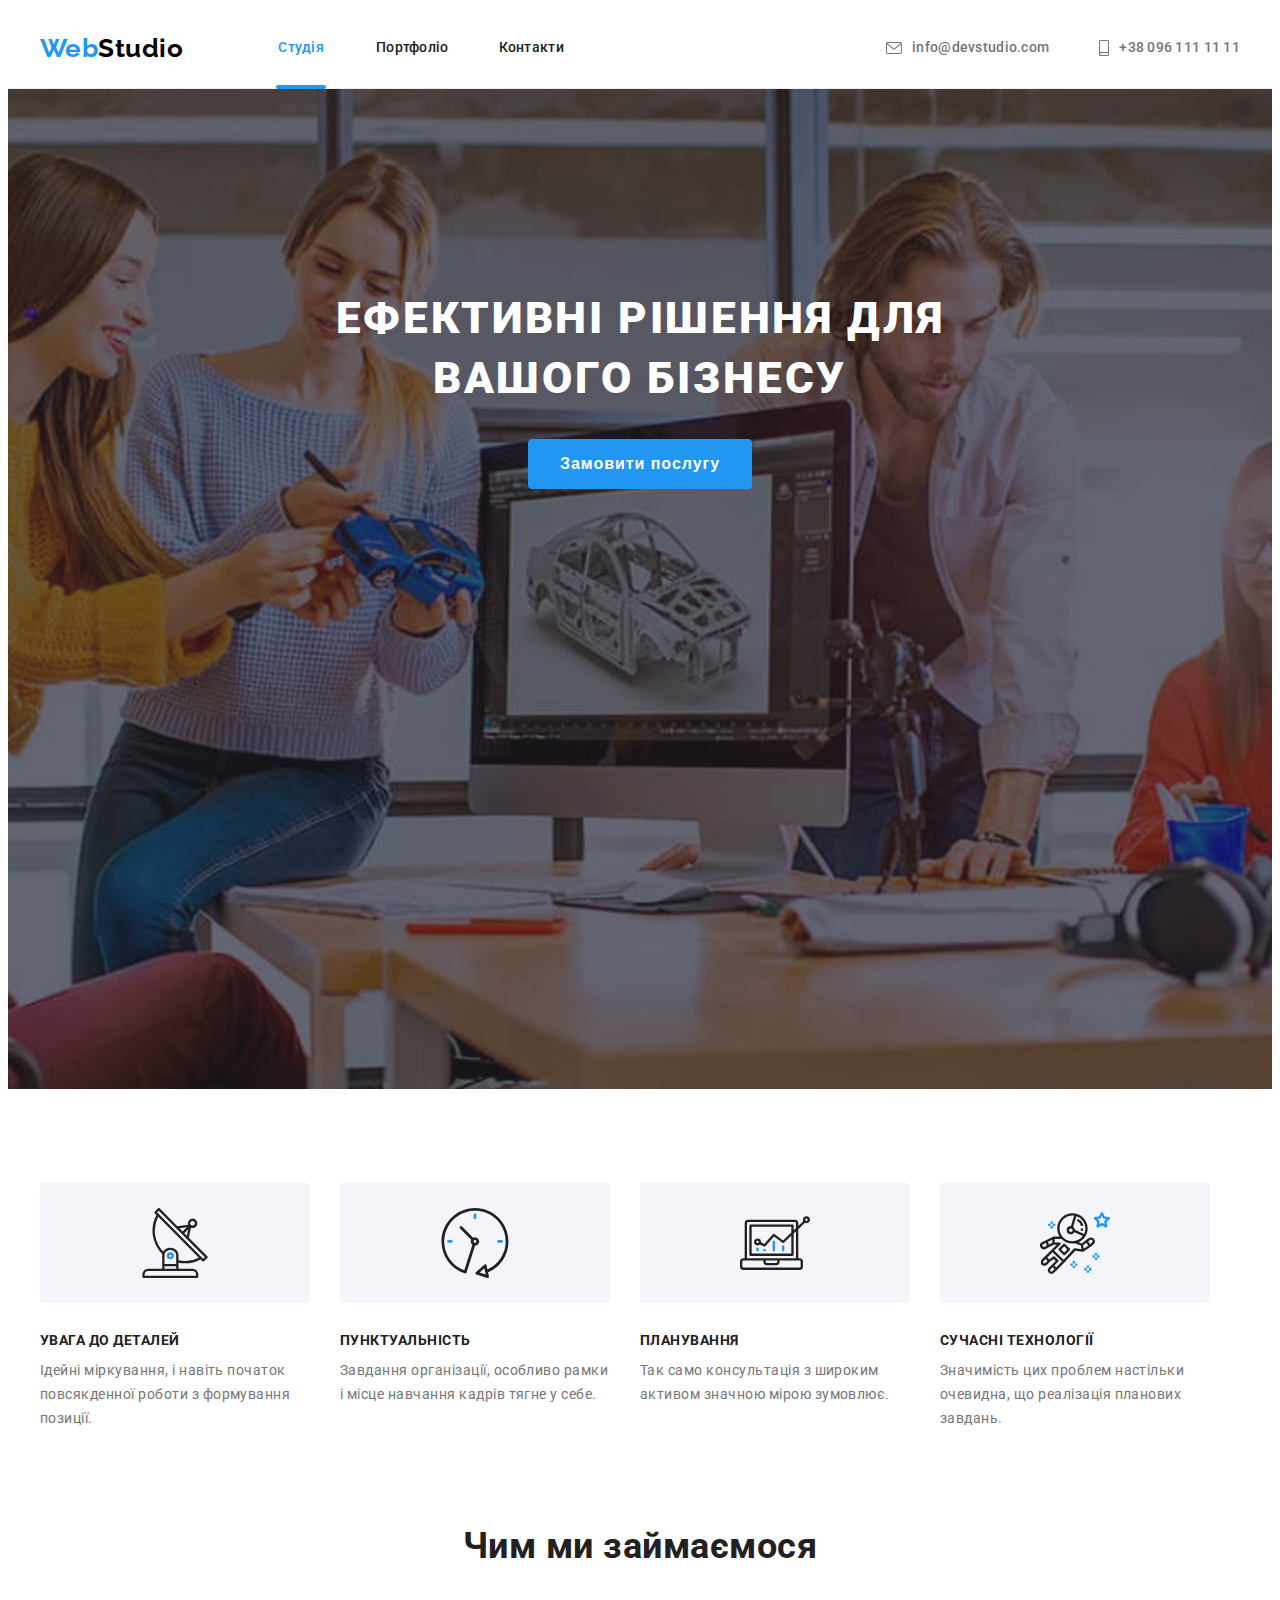
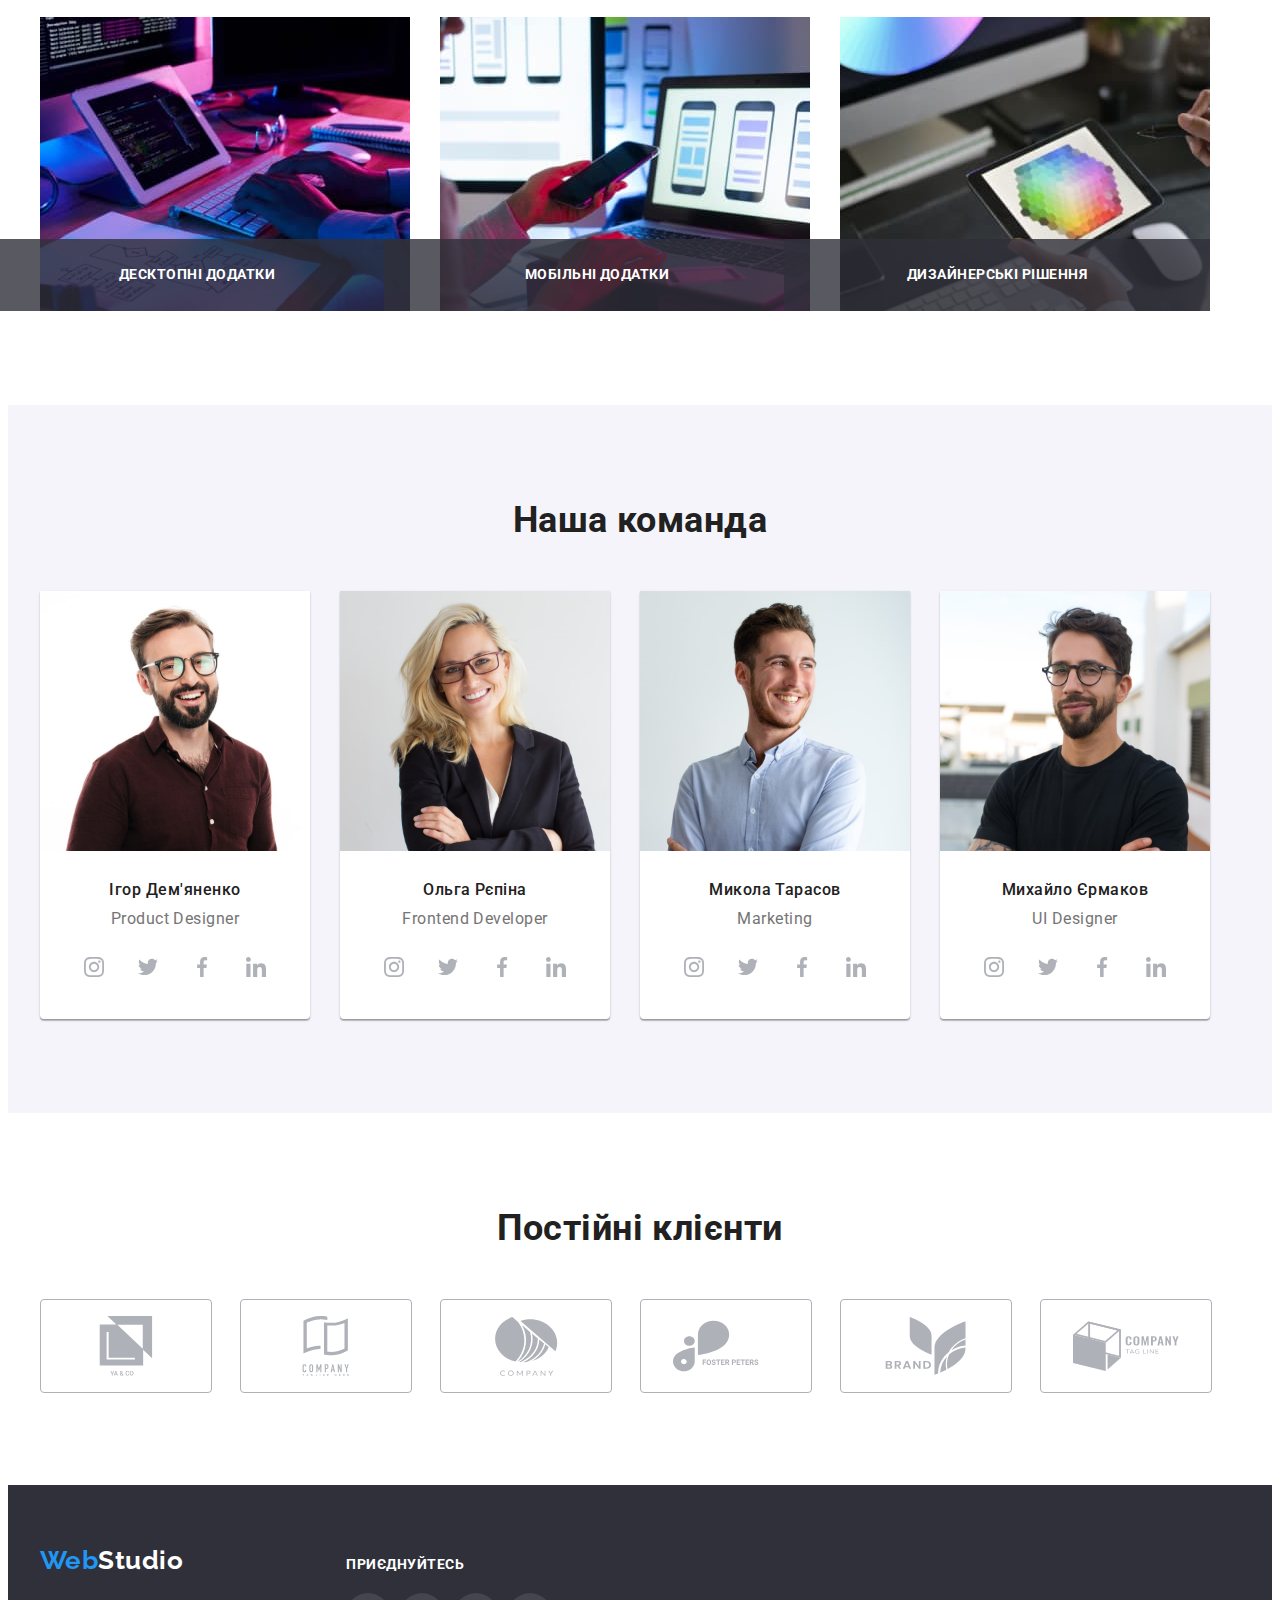
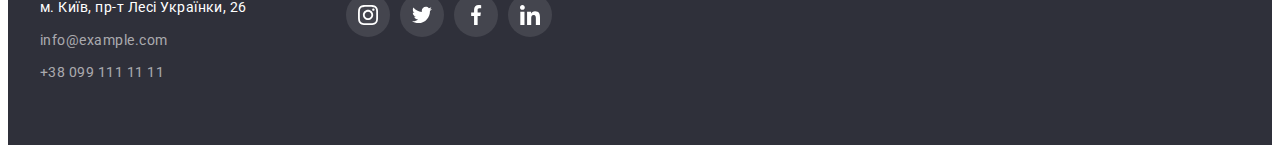
<file: index.html>
<!DOCTYPE html>
<html lang="uk">

<head>
    <meta charset="UTF-8">
    <meta http-equiv="X-UA-Compatible" content="IE=edge">
    <meta name="viewport" content="width=device-width, initial-scale=1.0">
    <title>WebStudio</title>
    <link rel="preconnect" href="https://fonts.googleapis.com">
    <link rel="preconnect" href="https://fonts.gstatic.com" crossorigin>
    <link
        href="https://fonts.googleapis.com/css2?family=Raleway:wght@700&family=Roboto:wght@400;500;700;900&display=swap"
        rel="stylesheet">
        <link rel="stylesheet" href="https://cdnjs.cloudflare.com/ajax/libs/modern-normalize/1.1.0/modern-normalize.min.css"
            integrity="sha512-wpPYUAdjBVSE4KJnH1VR1HeZfpl1ub8YT/NKx4PuQ5NmX2tKuGu6U/JRp5y+Y8XG2tV+wKQpNHVUX03MfMFn9Q=="
            crossorigin="anonymous" referrerpolicy="no-referrer" />
    <link rel="stylesheet" href="./css/styles.css">
</head>

<body>
    <header class="bonner">
        <div class="container">
            <nav class="bonner-nav">
                <a lang="en" href="./index.html" class="logo-link list"><span class="logo">Web</span>Studio</a>

                <ul class="list gap">
                    <li class="item">
                        <a href="./index.html" class="gap-link link current">Студія</a>
                    </li>
                    <li class="item">
                        <a href="./portfolio.html" class="gap-link link">Портфоліо</a>
                    </li>
                    <li class="item">
                        <a href="" class="gap-link link">Контакти</a>
                    </li>
                </ul>
            </nav>

            <ul class="bonner-list list">
                <li class="item">
                    <a class="bonner-link link" href="mailto:info@devstudio.com">
                        <svg class="bonner-icon" width="16" height="12">
                            <use href="./images/icons.svg#icon-envelope"></use>
                        </svg>
                        info@devstudio.com
                    </a>
                </li>
                <li class="item">
                    <a class="bonner-link link" href="tel:+380961111111">
                        <svg class="bonner-icon" width="10" height="16">
                            <use href="./images/icons.svg#icon-smartphone"></use>
                        </svg>
                        +38 096 111 11 11
                    </a>
                </li>
            </ul>
        </div>
    </header>
    <main>
        <section class="primary">
            <div class="container primary-container">
                <h1 class="title">Ефективні рішення для вашого бізнесу</h1>
                <button type="button" class="btn" data-modal-open>Замовити послугу</button>
            </div>
        </section>
        <section class="feature">
            <div class="container">
                <ul class="list">
                    <li class="item item-before">
                        <h3 class="title">УВАГА ДО ДЕТАЛЕЙ</h3>
                        <p class="text">Ідейні міркування, і навіть початок повсякденної роботи з формування позиції.</p>
                    </li>
                    <li class="item item-before">
                        <h3 class="title">ПУНКТУАЛЬНІСТЬ</h3>
                        <p class="text">Завдання організації, особливо рамки і місце навчання кадрів тягне у себе.</p>
                    </li>
                    <li class="item item-before">
                        <h3 class="title">ПЛАНУВАННЯ</h3>
                        <p class="text">Так само консультація з широким активом значною мірою зумовлює.</p>
                    </li>
                    <li class="item item-before">
                        <h3 class="title">СУЧАСНІ ТЕХНОЛОГІЇ</h3>
                        <p class="text">Значимість цих проблем настільки очевидна, що реалізація планових завдань.</p>
                    </li>
                </ul>
            </div>
        </section>
        <section class="work">
            <div class="container">
                <h2 class="title">Чим ми займаємося</h2>
                <ul class="list">
                    <li class="item">
                        <div class="work-container">
                            <img src="./images/img1.jpg" alt="Людина працює за ноутбуком" width="370" height="294">
                            <p class="work-text">Десктопні додатки</p>
                        </div>
                    </li>
                    <li class="item">
                        <div class="work-container">
                            <img src="./images/img2.jpg" alt="Людина с телефоном та ноутбуком" width="370" height="294">
                            <p class="work-text">Мобільні додатки</p>
                        </div>
                    </li>
                    <li class="item">
                        <div class="work-container">
                            <img src="./images/img3.jpg" alt="Палітра" width="370" height="294">
                            <p class="work-text">Дизайнерські рішення</p>
                        </div>
                    </li>
                </ul>
            </div>
        </section>
        <section class="team">
            <div class="container">
                <h2 class="title">Наша команда</h2>
                <ul class="team-list list">
                    
                    <li class="team-item">
                        <img src="./images/product.jpg" alt="Фото співробітника" width="270" height="260">
                        <div class="container-wrap">
                            <h3 class="subtitle">Ігор Дем'яненко</h3>
                            <p lang="en" class="text">Product Designer</p>
                            <ul class="team-soc list">
                                <li class="item-soc item">
                                    <a href="https://www.instagram.com/" target="_blank" rel="noreferrer noopener" class="link-soc link">
                                        <svg class="icon-soc" width="20" height="20">
                                            <use href="./images/icons.svg#icon-instagram"></use>
                                        </svg>
                                    </a>
                                </li>
                                <li class="item-soc item">
                                    <a href="https://twitter.com/" target="_blank" rel="noreferrer noopener" class="link-soc link">
                                        <svg class="icon-soc" width="20" height="20">
                                            <use href="./images/icons.svg#icon-twitter"></use>
                                        </svg>
                                    </a>
                                </li>
                                <li class="item-soc item">
                                    <a href="https://uk-ua.facebook.com/" target="_blank" rel="noreferrer noopener" class="link-soc link">
                                        <svg class="icon-soc" width="20" height="20">
                                            <use href="./images/icons.svg#icon-facebook"></use>
                                        </svg>
                                    </a>
                                </li>
                                <li class="item-soc item">
                                    <a href="https://ua.linkedin.com/" target="_blank" rel="noreferrer noopener" class="link-soc link">
                                        <svg class="icon-soc" width="20" height="20">
                                            <use href="./images/icons.svg#icon-linkedin"></use>
                                        </svg>
                                    </a>
                                </li>
                            </ul>
                        </div>
                    </li>
                    <li class="team-item">
                        <img src="./images/frontend.jpg" alt="Фото співробітника" width="270" height="260">
                        <div class="container-wrap">
                            <h3 class="subtitle">Ольга Рєпіна</h3>
                            <p lang="en" class="text">Frontend Developer</p>
                            <ul class="team-soc list">
                                <li class="item-soc item">
                                    <a href="" class="link-soc link">
                                        <svg class="icon-soc" width="20" height="20">
                                            <use href="./images/icons.svg#icon-instagram"></use>
                                        </svg>
                                    </a>
                                </li>
                                <li class="item-soc item">
                                    <a href="" class="link-soc link">
                                        <svg class="icon-soc" width="20" height="20">
                                            <use href="./images/icons.svg#icon-twitter"></use>
                                        </svg>
                                    </a>
                                </li>
                                <li class="item-soc item">
                                    <a href="" class="link-soc link">
                                        <svg class="icon-soc" width="20" height="20">
                                            <use href="./images/icons.svg#icon-facebook"></use>
                                        </svg>
                                    </a>
                                </li>
                                <li class="item-soc item">
                                    <a href="" class="link-soc link">
                                        <svg class="icon-soc" width="20" height="20">
                                            <use href="./images/icons.svg#icon-linkedin"></use>
                                        </svg>
                                    </a>
                                </li>
                            </ul>
                        </div>
                    </li>
                    <li class="team-item">
                        <img src="./images/marketing.jpg" alt="Фото співробітника" width="270" height="260">
                        <div class="container-wrap">
                            <h3 class="subtitle">Микола Тарасов</h3>
                            <p lang="en" class="text">Marketing</p>
                            <ul class="team-soc list">
                                <li class="item-soc item">
                                    <a href="" class="link-soc link">
                                        <svg class="icon-soc" width="20" height="20">
                                            <use href="./images/icons.svg#icon-instagram"></use>
                                        </svg>
                                    </a>
                                </li>
                                <li class="item-soc item">
                                    <a href="" class="link-soc link">
                                        <svg class="icon-soc" width="20" height="20">
                                            <use href="./images/icons.svg#icon-twitter"></use>
                                        </svg>
                                    </a>
                                </li>
                                <li class="item-soc item">
                                    <a href="" class="link-soc link">
                                        <svg class="icon-soc" width="20" height="20">
                                            <use href="./images/icons.svg#icon-facebook"></use>
                                        </svg>
                                    </a>
                                </li>
                                <li class="item-soc item">
                                    <a href="" class="link-soc link">
                                        <svg class="icon-soc" width="20" height="20">
                                            <use href="./images/icons.svg#icon-linkedin"></use>
                                        </svg>
                                    </a>
                                </li>
                            </ul>
                        </div>
                    </li>
                    <li class="team-item">
                        <img src="./images/ul.jpg" alt="Фото співробітника" width="270" height="260">
                        <div class="container-wrap">
                            <h3 class="subtitle">Михайло Єрмаков</h3>
                            <p lang="en" class="text">UI Designer</p>
                            <ul class="team-soc list">
                                <li class="item-soc item">
                                    <a href="" class="link-soc link">
                                        <svg class="icon-soc" width="20" height="20">
                                            <use href="./images/icons.svg#icon-instagram"></use>
                                        </svg>
                                    </a>
                                </li>
                                <li class="item-soc item">
                                    <a href="" class="link-soc link">
                                        <svg class="icon-soc" width="20" height="20">
                                            <use href="./images/icons.svg#icon-twitter"></use>
                                        </svg>
                                    </a>
                                </li>
                                <li class="item-soc item">
                                    <a href="" class="link-soc link">
                                        <svg class="icon-soc" width="20" height="20">
                                            <use href="./images/icons.svg#icon-facebook"></use>
                                        </svg>
                                    </a>
                                </li>
                                <li class="item-soc item">
                                    <a href="" class="link-soc link">
                                        <svg class="icon-soc" width="20" height="20">
                                            <use href="./images/icons.svg#icon-linkedin"></use>
                                        </svg>
                                    </a>
                                </li>
                            </ul>
                        </div>
                    </li>
                </ul>
            </div>
        </section>
        <section class="clients">
            <div class="container">
                <h2 class="title">Постійні клієнти</h2>
                <ul class="clients-list list">
                    <li class="clients-item">
                        <a href="" class="clients-link link">
                            <svg class="clients-icon" width="106" height="60">
                                <use href="./images/icons.svg#icon-yaco"></use>
                        </svg>
                        </a>
                    </li>
                    <li class="clients-item">
                        <a href="" class="clients-link link">
                            <svg class="clients-icon" width="106" height="60">
                                <use href="./images/icons.svg#icon-tagline"></use>
                            </svg>
                        </a>
                    </li>
                    <li class="clients-item">
                        <a href="" class="clients-link link">
                            <svg class="clients-icon" width="106" height="60">
                                <use href="./images/icons.svg#icon-company"></use>
                            </svg>
                        </a>
                    </li>
                    <li class="clients-item">
                        <a href="" class="clients-link link">
                            <svg class="clients-icon" width="106" height="60">
                                <use href="./images/icons.svg#icon-foster"></use>
                            </svg>
                        </a>
                    </li>
                    <li class="clients-item">
                        <a href="" class="clients-link link">
                            <svg class="clients-icon" width="106" height="60">
                                <use href="./images/icons.svg#icon-brand"></use>
                            </svg>
                        </a>
                    </li>
                    <li class="clients-item">
                        <a href="" class="clients-link link">
                            <svg class="clients-icon" width="106" height="60">
                                <use href="./images/icons.svg#icon-tag"></use>
                            </svg>
                        </a>
                    </li>
                </ul>
            </div>
        </section>
    </main>
    <footer class="footer">
        <div class="container list">
            <div class="footer-adress">
                <a lang="en" href="./index.html" class="logo-link basement"><span class="logo">Web</span>Studio</a>
                <address class="box">
                   
                    <ul class="list">
                        <li class="adress-item">
                            <a href="https://goo.gl/maps/8fatFaNchkYs84Wi7" target="_blank" rel="noopenner nofollow" class="adress-link link">м. Київ, пр-т Лесі Українки, 26</a>
                        </li>
                        <li class="adress-item">
                            <a href="mailto:info@example.com" class="adress-link link color">info@example.com</a>
                        </li>
                        <li class="adress-item">
                            <a href="tel:+380991111111" class="adress-link link color">+38 099 111 11 11</a>
                        </li>
                    </ul>
                </address>
            </div>
            <div class="footer-icon-soc">
                <p class="footer-icon-title">ПРИЄДНУЙТЕСЬ</p>
                <ul class="footer-icon-list list">
                    <li class="footer-icon-item item">
                        <a href="" class="footer-icon-link link">
                            <svg class="footer-icon" width="20" height="20">
                                <use href="./images/icons.svg#icon-instagram"></use>
                            </svg>
                        </a>
                    </li>
                    <li class="footer-icon-item item">
                        <a href="" class="footer-icon-link link">
                            <svg class="footer-icon" width="20" height="20">
                                <use href="./images/icons.svg#icon-twitter"></use>
                            </svg>
                        </a>
                    </li>
                    <li class="footer-icon-item item">
                        <a href="" class="footer-icon-link link">
                            <svg class="footer-icon" width="20" height="20">
                                <use href="./images/icons.svg#icon-facebook"></use>
                            </svg>
                        </a>
                    </li>
                    <li class="footer-icon-item item">
                        <a href="" class="footer-icon-link link">
                            <svg class="footer-icon" width="20" height="20">
                                <use href="./images/icons.svg#icon-linkedin"></use>
                            </svg>
                        </a>
                    </li>
                </ul>
            </div>
        </div>
    </footer>
    <div class="backdrop is-hidden" data-modal>
        <div class="modal">
            <button class="modal-btn" data-modal-close>
                <svg class="modal-icon" width="18" height="18">
                    <use href="./images/icons.svg#icon-close"></use>
                </svg>
            </button>
        </div>
    </div>
    <script src="./modal.js"></script>
    </body>
    </html>
</file>
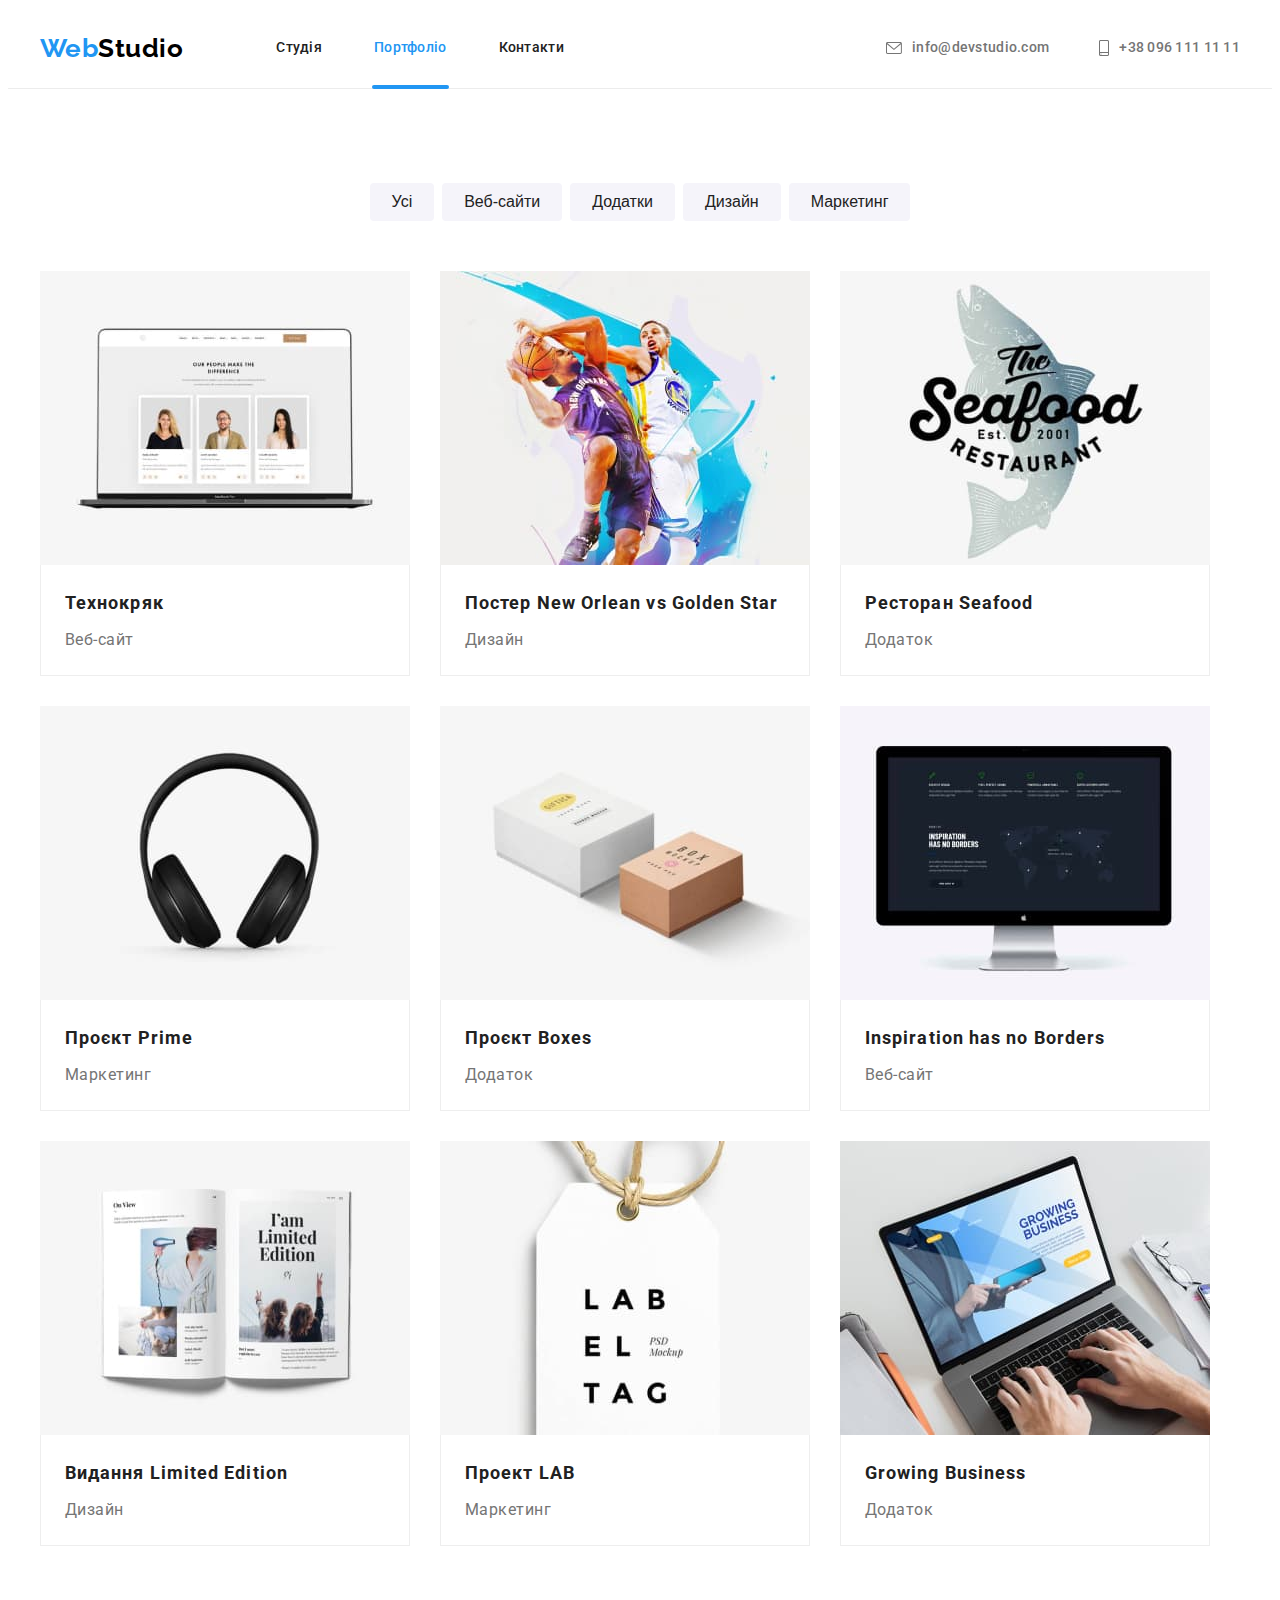
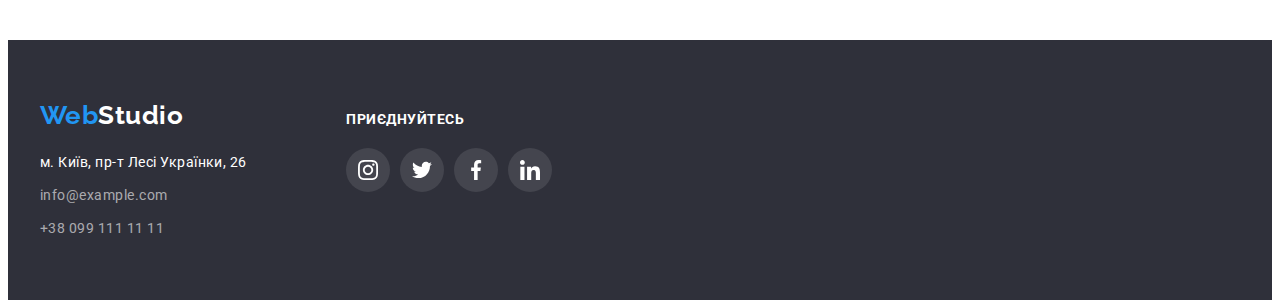
<file: portfolio.html>
<!DOCTYPE html>
<html lang="uk">

<head>
    <meta charset="UTF-8">
    <meta http-equiv="X-UA-Compatible" content="IE=edge">
    <meta name="viewport" content="width=device-width, initial-scale=1.0">
    <title>WebStudio</title>
    <link rel="preconnect" href="https://fonts.googleapis.com">
    <link rel="preconnect" href="https://fonts.gstatic.com" crossorigin>
    <link
        href="https://fonts.googleapis.com/css2?family=Raleway:wght@700&family=Roboto:wght@400;500;700;900&display=swap"
        rel="stylesheet">
    <link rel="stylesheet" href="https://cdnjs.cloudflare.com/ajax/libs/modern-normalize/1.1.0/modern-normalize.min.css"
        integrity="sha512-wpPYUAdjBVSE4KJnH1VR1HeZfpl1ub8YT/NKx4PuQ5NmX2tKuGu6U/JRp5y+Y8XG2tV+wKQpNHVUX03MfMFn9Q=="
        crossorigin="anonymous" referrerpolicy="no-referrer" />
    <link rel="stylesheet" href="./css/styles.css">
</head>

<body>
    <header class="bonner">
        <div class="container">
            <nav class="bonner-nav">
                <a lang="en" href="./index.html" class="logo-link list"><span class="logo">Web</span>Studio</a>

                <ul class="list gap">
                    <li class="item">
                        <a href="./index.html" class="gap-link link">Студія</a>
                    </li>
                    <li class="item">
                        <a href="./portfolio.html" class="gap-link link current">Портфоліо</a>
                    </li>
                    <li class="item">
                        <a href="" class="gap-link link">Контакти</a>
                    </li>
                </ul>
            </nav>

            <ul class="bonner-list list">
                <li class="item">
                    <a class="bonner-link link" href="mailto:info@devstudio.com">
                        <svg class="bonner-icon" width="16" height="12">
                            <use href="./images/icons.svg#icon-envelope"></use>
                        </svg>
                        info@devstudio.com
                    </a>
                </li>
                <li class="item">
                    <a class="bonner-link link" href="tel:+380961111111">
                        <svg class="bonner-icon" width="10" height="16">
                            <use href="./images/icons.svg#icon-smartphone"></use>
                        </svg>
                        +38 096 111 11 11
                    </a>
                </li>
            </ul>
        </div>
    </header>
        <main>
        <section class="blosc">
            <div class="container">
                <h1 class="title visually-hidden">Портфоліо</h1>
                <ul class="list blosc-list">
                    <li class="blosc-item">
                        <button type="button" class="blosc-btn">Усі</button>
                    </li>
                    <li class="blosc-item">
                        <button type="button" class="blosc-btn">Веб-сайти</button>
                    </li>
                    <li class="blosc-item">
                        <button type="button" class="blosc-btn">Додатки</button>
                    </li>
                    <li class="blosc-item">
                        <button type="button" class="blosc-btn">Дизайн</button>
                    </li>
                    <li class="blosc-item">
                        <button type="button" class="blosc-btn">Маркетинг</button>
                    </li>
                </ul>
                    <ul class="aside-list list">
                        <li class="aside-item">
                            <a href="" class="blosc-link link">
                                <div class="blosc-img">
                                    <img src="./images/techno.jpg" alt="Ноутбук з зображенням людей" width="370" height="294">
                                    <p class="blosc-hover-text">Ресурс пропонує комплексні<br>
                                        пропозиції з різним рівнем<br>
                                        функціоналу та сервісів. Все це<br>
                                        дозволить відвідувачу отримати<br>
                                        вичерпні відомості про компанію<br>
                                        чи приватну особу.</p>
                                </div>
                                <div class="blosc-descr">
                                    <h2 class="blosc-title">Технокряк</h2>
                                    <p class="blosc-text">Веб-сайт</p>
                                </div>
                            </a>
                        </li>
                        <li class="aside-item">
                            <a href="#" class="blosc-link link">
                                <div class="blosc-img">
                                    <img src="./images/neworlean.jpg" alt="Баскетболісти" width="370" height="294">
                                    <p class="blosc-hover-text">Ресурс пропонує комплексні<br>
                                        пропозиції з різним рівнем<br>
                                        функціоналу та сервісів. Все це<br>
                                        дозволить відвідувачу отримати<br>
                                        вичерпні відомості про компанію<br>
                                        чи приватну особу.</p>
                                </div>
                                <div class="blosc-descr">
                                    <h2 class="blosc-title">Постер New Orlean vs Golden Star</h2>
                                    <p class="blosc-text">Дизайн</p>
                                </div>
                            </a>
                        </li>
                        <li class="aside-item">
                            <a href="#" class="blosc-link link">
                                <div class="blosc-img">
                                    <img src="./images/seafood.jpg" alt="Риба з текстом" width="370" height="294">
                                    <p class="blosc-hover-text">Ресурс пропонує комплексні<br>
                                    пропозиції з різним рівнем<br>
                                    функціоналу та сервісів. Все це<br>
                                    дозволить відвідувачу отримати<br>
                                    вичерпні відомості про компанію<br>
                                    чи приватну особу.</p>
                                </div>
                                <div class="blosc-descr">
                                    <h2 class="blosc-title">Ресторан Seafood</h2>
                                    <p class="blosc-text">Додаток</p>
                                </div>
                            </a>
                        </li>
                        <li class="aside-item">
                            <a href="#" class="blosc-link link">
                                <div class="blosc-img">
                                    <img src="./images/prime.jpg" alt="Навушники" width="370" height="294">
                                    <p class="blosc-hover-text">Ресурс пропонує комплексні<br>
                                        пропозиції з різним рівнем<br>
                                        функціоналу та сервісів. Все це<br>
                                        дозволить відвідувачу отримати<br>
                                        вичерпні відомості про компанію<br>
                                        чи приватну особу.</p>
                                </div>    
                                <div class="blosc-descr">
                                    <h2 class="blosc-title">Проєкт Prime</h2>
                                    <p class="blosc-text">Маркетинг</p>
                                </div>
                            </a>
                        </li>
                        <li class="aside-item">
                            <a href="#" class="blosc-link link">
                                <div class="blosc-img">
                                    <img src="./images/boxes.jpg" alt="Коробки" width="370" height="294">
                                    <p class="blosc-hover-text">Ресурс пропонує комплексні<br>
                                        пропозиції з різним рівнем<br>
                                        функціоналу та сервісів. Все це<br>
                                        дозволить відвідувачу отримати<br>
                                        вичерпні відомості про компанію<br>
                                        чи приватну особу.</p>
                                </div>
                                <div class="blosc-descr">
                                    <h2 class="blosc-title">Проєкт Boxes</h2>
                                    <p class="blosc-text">Додаток</p>
                                </div>
                            </a>
                        </li>
                        <li class="aside-item">
                            <a href="#" class="blosc-link link">
                                <div class="blosc-img">
                                    <img src="./images/inspiration.jpg" alt="Монітор" width="370" height="294">
                                    <p class="blosc-hover-text">Ресурс пропонує комплексні<br>
                                        пропозиції з різним рівнем<br>
                                        функціоналу та сервісів. Все це<br>
                                        дозволить відвідувачу отримати<br>
                                        вичерпні відомості про компанію<br>
                                        чи приватну особу.</p>
                                </div>
                                <div class="blosc-descr">
                                    <h2 class="blosc-title">Inspiration has no Borders</h2>
                                    <p class="blosc-text">Веб-сайт</p>
                                </div>
                            </a>
                        </li>
                        <li class="aside-item">
                            <a href="#" class="blosc-link link">
                                <div class="blosc-img">
                                    <img src="./images/limitededition.jpg" alt="Книга" width="370" height="294">
                                    <p class="blosc-hover-text">Ресурс пропонує комплексні<br>
                                        пропозиції з різним рівнем<br>
                                        функціоналу та сервісів. Все це<br>
                                        дозволить відвідувачу отримати<br>
                                        вичерпні відомості про компанію<br>
                                        чи приватну особу.</p>
                                </div>
                                <div class="blosc-descr">
                                    <h2 class="blosc-title">Видання Limited Edition</h2>
                                    <p class="blosc-text">Дизайн</p>
                                </div>
                            </a>
                        </li>
                        <li class="aside-item">
                            <a href="#" class="blosc-link link">
                                <div class="blosc-img">
                                    <img src="./images/lab.jpg" alt="Бірка" width="370" height="294">
                                    <p class="blosc-hover-text">Ресурс пропонує комплексні<br>
                                        пропозиції з різним рівнем<br>
                                        функціоналу та сервісів. Все це<br>
                                        дозволить відвідувачу отримати<br>
                                        вичерпні відомості про компанію<br>
                                        чи приватну особу.</p>
                                </div>
                                <div class="blosc-descr">
                                    <h2 class="blosc-title">Проект LAB</h2>
                                    <p class="blosc-text">Маркетинг</p>
                                </div>
                            </a>
                        </li>
                        <li class="aside-item">
                            <a href="#" class="blosc-link link">
                                <div class="blosc-img">
                                    <img src="./images/growingbusiness.jpg" alt="Людина працює за ноутбуком" width="370" height="294">
                                    <p class="blosc-hover-text">Ресурс пропонує комплексні<br>
                                        пропозиції з різним рівнем<br>
                                        функціоналу та сервісів. Все це<br>
                                        дозволить відвідувачу отримати<br>
                                        вичерпні відомості про компанію<br>
                                        чи приватну особу.</p>
                                </div>   
                                <div class="blosc-descr">
                                    <h2 class="blosc-title">Growing Business</h2>
                                    <p class="blosc-text">Додаток</p>
                                </div>
                            </a>
                        </li>
                    </ul>
            </div>
        </section>
    </main>
<footer class="footer">
    <div class="container list">
        <div class="footer-adress">
            <a lang="en" href="./index.html" class="logo-link basement"><span class="logo">Web</span>Studio</a>
            <address class="box">

                <ul class="list">
                    <li class="adress-item">
                        <a href="https://goo.gl/maps/8fatFaNchkYs84Wi7" target="_blank" rel="noopenner nofollow"
                            class="adress-link link">м. Київ, пр-т Лесі Українки, 26</a>
                    </li>
                    <li class="adress-item">
                        <a href="mailto:info@example.com" class="adress-link link color">info@example.com</a>
                    </li>
                    <li class="adress-item">
                        <a href="tel:+380991111111" class="adress-link link color">+38 099 111 11 11</a>
                    </li>
                </ul>
            </address>
        </div>
        <div class="footer-icon-soc">
            <p class="footer-icon-title">ПРИЄДНУЙТЕСЬ</p>
            <ul class="footer-icon-list list">
                <li class="footer-icon-item item">
                    <a href="" class="footer-icon-link link">
                        <svg class="footer-icon" width="20" heignt="20">
                            <use href="./images/icons.svg#icon-instagram"></use>
                        </svg>
                    </a>
                </li>
                <li class="footer-icon-item item">
                    <a href="" class="footer-icon-link link">
                        <svg class="footer-icon" width="20" heignt="20">
                            <use href="./images/icons.svg#icon-twitter"></use>
                        </svg>
                    </a>
                </li>
                <li class="footer-icon-item item">
                    <a href="" class="footer-icon-link link">
                        <svg class="footer-icon" width="20" heignt="20">
                            <use href="./images/icons.svg#icon-facebook"></use>
                        </svg>
                    </a>
                </li>
                <li class="footer-icon-item item">
                    <a href="" class="footer-icon-link link">
                        <svg class="footer-icon" width="20" heignt="20">
                            <use href="./images/icons.svg#icon-linkedin"></use>
                        </svg>
                    </a>
                </li>
            </ul>
        </div>
    </div>
</footer>
</body>
</html>
</file>
<file: css/styles.css>
:root {
    --primary-text-color:#757575;
    --title-text-color:#212121;
    --accent-color:#2196f3;
    --white-color:#ffffff;
}

p,
h1,
h2,
h3,
h4,
h5,
h6 {
    margin: 0;
}

ul {
    margin: 0;
    padding: 0;
}

img {
    display: block;
    width: 100%;
}

address {
    font-style: normal;
}

body {
    color: var(--primary-text-color);
    font-family: Roboto, sans-serif;
    letter-spacing: 0.03em;
}

a {
    text-decoration: none;
}

.container {
    width: 1200px;
    padding-left: 15px;
    padding-right: 15px;
    margin-left: auto;
    margin-right: auto;
}

.bonner .container,
.bonner-nav,
.bonner-nav .list {
    display: flex;
    align-items: center;
}

.bonner-list {
    display: flex;
    align-items: center;
    margin-left: auto;
    column-gap: 50px;
}

.bonner {
    border-bottom: 1px solid #ECECEC;
}

.logo-link {
    color: #000000;
    font-family: Raleway, cursive;
    font-weight: 700;
    font-size: 26px;
    line-height: 1.19;
    margin-right: 93px;
}

.logo {
    color: var(--accent-color);
    font-family: Raleway, cursive;
    font-weight: 700;
    font-size: 26px;
    line-height: 1.19;  
}
.bonner-nav .link {
    color: var(--title-text-color);
    font-weight: 500;
    font-size: 14px;
    line-height: 1.14;
    letter-spacing: 0.02em;
}

.link.current {
    color: var(--accent-color);
}

.current {
    color: var(--accent-color);
    padding-left: 2px;
    padding-right: 2px;
    position: relative;
}

.link.current::after {
    content: "";
    width: 100%;
    height: 4px;
    background-color: var(--accent-color);
    border-radius: 2px;
    position: absolute;
    bottom: -1px;
    right: 0;
}

.bonner .gap {
    column-gap: 50px;
}

.gap .item .link {
    display: block;
    padding-top: 32px;
    padding-bottom: 32px;
    transition-property: color;
    transition-duration: 250ms;
    transition-timing-function: cubic-bezier(0.4, 0, 0.2, 1);
}

.gap-link:hover,
.gap-link:focus {
    color: var(--accent-color);
}

.bonner-link {
    color: var(--primary-text-color);
    font-weight: 500;
    font-size: 14px;
    line-height: 1.14;
    letter-spacing: 0.02em;
    display: flex;
    align-items: center;

    transition-property: color;
    transition-duration: 250ms;
    transition-timing-function: cubic-bezier(0.4, 0, 0.2, 1);
}

.bonner-link:hover,
.bonner-link:focus {
    color: var(--accent-color);
}

.bonner-icon {
    fill: currentColor;
    margin-right: 10px;
}

.primary {
    background-image: linear-gradient(
        to right,
        rgba(47, 48, 58, 0.4),
        rgba(47, 48, 58, 0.4)
        ),
        url(../images/hero.jpg);
    background-color: #2F303A;
    background-position: center;
    background-repeat: no-repeat;
    background-size: cover;
    height: 600px;
    max-width: 1600px;
    margin-left: auto;
    margin-right: auto;
    padding: 200px 0;
}

.primary .title {
    color: var(--white-color);
    font-weight: 900;
    font-size: 44px;
    line-height: 1.36;
    text-align: center;
    letter-spacing: 0.06em;
    text-transform: uppercase;
    margin: 0 auto 30px;
    max-width: 696px;
}

.primary .btn {
    background-color: var(--accent-color);
    color: var(--white-color);
    font-weight: 700;
    font-size: 16px;
    line-height: 1.88;
    align-items: center;
    text-align: center;
    letter-spacing: 0.06em;
    display: block;
    margin-left: auto;
    margin-right: auto;
    border-radius: 4px;
    padding: 10px 32px;
    border: transparent;
    cursor: pointer;

    transition-property: background-color;
    transition-duration: 250ms;
    transition-timing-function: cubic-bezier(0.4, 0, 0.2, 1);
}

.primary .btn:hover,
.primary .btn:focus {
    background-color: #188CE8; 
}

.feature {
    padding-top: 94px;
    padding-bottom: 94px;
    
}
.feature .container .list{
    display: flex;
    gap: 30px;

}

.feature .container  .item {
width: 270px;

}

.item-before::before {
    border-radius: 4px;
    margin-bottom: 30px;
    display: block;
    content: "";
    height: 120px;
    background-color: #F5F4FA;
    background-repeat: no-repeat;
    background-position: center;

    
}

.item-before:nth-child(1)::before {
background-image: url(../images/antenna.svg);
}

.item-before:nth-child(2)::before {
background-image: url(../images/clock.svg);
}

.item-before:nth-child(3)::before {
    background-image: url(../images/diagram.svg);
}

.item-before:nth-child(4)::before {
    background-image: url(../images/astronaut.svg);
}
.feature .title {
    color: var(--title-text-color);
    font-weight: 700;
    font-size: 14px;
    line-height: 1.14;
    text-transform: uppercase;
    margin-bottom: 10px;
}

.feature .text {
    font-size: 14px;
    line-height: 1.71;
}

.team .title,
.blosc .title,
.work .title,
.clients .title {
    color: var(--title-text-color);
    font-weight: 700;
    font-size: 36px;
    line-height: 1.17;
    text-align: center;
    margin-bottom: 50px;
}

.work {
    padding-bottom: 94px;
}
.work .item {
    width: calc((100%-60px)/3);
}

.work .container .list {
    display: flex;
    column-gap: 30px;
}

.work-container {
    position: relative;
}

.work-text {
    position: absolute;
    width: 100%;
    bottom: 0;
    right: 0;
    padding: 28px;
    color: var(--white-color);
    background-color: rgba(47, 48, 58, 0.8);
    font-weight: 700;
    font-size: 14px;
    line-height: 1.14;
    text-align: center;
    text-transform: uppercase;

}
/* -------------------TEAM----------------------- */
.team {
    background-color: #F5F4FA;
    padding-top: 94px;
    padding-bottom: 94px;
}

.team-item {
    width: 270px;
    background-color: var(--white-color);
    box-shadow: 0px 1px 3px rgba(0, 0, 0, 0.12), 0px 1px 1px rgba(0, 0, 0, 0.14), 0px 2px 1px rgba(0, 0, 0, 0.2);
    border-radius: 0px 0px 4px 4px;
}

.team-list {
    display: flex;
    column-gap: 30px;
}
.team .subtitle {
    color: var(--title-text-color);
    font-weight: 500;
    font-size: 16px;
    line-height: 1.18;
    margin-bottom: 10px;
}

.team .text {
    font-size: 16px;
    line-height: 1.18;
    margin-bottom: 16px;
}
.team-soc {
    display: flex;
    justify-content: center;
    gap: 10px;
}


.link-soc {
width: 44px;
height: 44px;
border-radius: 50%;
display: flex;
align-items: center;
justify-content: center;
color: #AFB1B8;

transition-property: color, background-color;
transition-duration: 250ms;
transition-timing-function: cubic-bezier(0.4, 0, 0.2, 1);

}

.link-soc:hover,
.link-soc:focus {
    background-color: var(--accent-color);
    color: var(--white-color);
}

.icon-soc {
    fill: currentColor;
}

.container-wrap {
    padding-top: 30px;
    padding-bottom: 30px;
    text-align: center;
}


/* ------------------CLIENTS------------------- */
.clients {
padding-top: 94px;
padding-bottom: 94px;
}

.clients-list {
    display: flex;
    gap: 30px;
}

.clients-item {
    width: 170px;
    height: 92px;

}

.clients-link {
    display: flex;
    justify-content: center;
    align-items: center;
    width: 100%;
    height: 100%;
    border-radius: 4px;
    border: 1px solid #AFB1B8;
    color: #AFB1B8;

    transition-property: color, border-color;
    transition-duration: 250ms;
    transition-timing-function: cubic-bezier(0.4, 0, 0.2, 1);
}


.clients-item:hover .clients-link,
.clients-link:focus {
    border-color: var(--accent-color);
    color: var(--accent-color);
}

.clients-icon {
    fill: currentColor;
}

/* -----------------PORTFOLIO--------------- */

.blosc {
    padding-top: 94px;
    padding-bottom: 94px;
}

.blosc-list {
    display: flex;
    justify-content: center;
    column-gap: 8px;
    margin-bottom: 50px;

}

.blosc-btn {
    background-color: #F5F4FA;
    color: var(--title-text-color);
    font-weight: 500;
    font-size: 16px;
    line-height: 1.62;
    border-radius: 4px;
    border: transparent;
    padding: 6px 22px;
    cursor: pointer;

    transition-property: color, background-color, box-shadow;
    transition-duration: 250ms;
    transition-timing-function: cubic-bezier(0.4, 0, 0.2, 1);
}

.blosc-btn:hover,
.blosc-btn:focus {
    background-color: var(--accent-color);
    color: var(--white-color);
    cursor: pointer;
    box-shadow: 0px 3px 1px rgba(0, 0, 0, 0.1), 0px 1px 2px rgba(0, 0, 0, 0.08), 0px 2px 2px rgba(0, 0, 0, 0.12);
}

.aside-list {
    display: flex;
    flex-wrap: wrap;
    gap: 30px;
}

.aside-item {
    width: 370px;
}

.blosc-link:hover .blosc-hover-text {
    transform: translateY(0);
}

.blosc-link {
    display: block;
    transition-property: box-shadow;
    transition-duration: 250ms;
    transition-timing-function: cubic-bezier(0.4, 0, 0.2, 1);

}

.blosc-img {
    position: relative;
    overflow: hidden;
    
}

.blosc-hover-text {
    position: absolute;
    top: 0;
    left: 0;
    width: 100%;
    height: 100%;
    font-weight: 400;
    font-size: 18px;
    line-height: 1.56;
    letter-spacing: 0.03em;
    padding: 63px 24px;
    color: var(--white-color);
    background-color: rgba(33, 150, 243, 0.9);
    transform: translateY(100%);
    transition: transform 250ms cubic-bezier(0.4, 0, 0.2, 1);

}
.blosc-link:hover,
.blosc-link:focus {
    box-shadow: 0px 1px 1px rgba(0, 0, 0, 0.12), 0px 4px 4px rgba(0, 0, 0, 0.06), 1px 4px 6px rgba(0, 0, 0, 0.16);
}
.blosc-descr {
    padding: 20px 24px;
    border: 1px solid #EEEEEE;
    border-top: none;
}

.blosc-title {
    color: var(--title-text-color);
    font-weight: 700;
    font-size: 18px;
    line-height: 2;
    letter-spacing: 0.06em;
    margin-bottom: 4px;
}

.blosc-text {
    color: var(--primary-text-color);
    font-size: 16px;
    line-height: 1.88;
}


.list {
    list-style: none;
}


.visually-hidden {
    position: absolute;
    white-space: nowrap;
    width: 1px;
    height: 1px;
    overflow: hidden;
    border: 0;
    padding: 0;
    clip: rect(0 0 0 0);
    clip-path: inset(50%);
    margin: -1px;
}

/* ----------------FOOTER---------------------- */


.footer {
    background-color: #2F303A;
    padding-top: 60px;
    padding-bottom: 60px;
}

.footer .container {
    display: flex;
    align-items: baseline;
}

.footer-adress {
    margin-right: 70px;
}

.adress-item:not(:last-child) {
    margin-bottom: 9px;
}

.adress-link:hover,
.adress-link:focus {
    color: var(--accent-color);
}
.adress-link {
    font-size: 14px;
    line-height: 1.7;
    color: var(--white-color);

    transition-property: color;
    transition-duration: 250ms;
    transition-timing-function: cubic-bezier(0.4, 0, 0.2, 1);
}
.color {
    color: rgba(255, 255, 255, 0.6);
}

.footer-icon-title {
    color: var(--white-color);
    font-weight: 700;
    font-size: 14px;
    line-height: 1.14;
    text-transform: uppercase;
    margin-bottom: 20px;
}

.footer-icon-list {
    display: flex;
    gap: 10px;

}

.footer-icon-item {
    width: 44px;
    height: 44px;
}

.footer-icon-link {
    display: flex;
    justify-content: center;
    align-items: center;
    width: 100%;
    height: 100%;
    background-color: rgba(255, 255, 255, 0.1);
    border-radius: 50%;
    fill: var(--white-color);

    transition-property: background-color;
    transition-duration: 250ms;
    transition-timing-function: cubic-bezier(0.4, 0, 0.2, 1);

}

.footer-icon-link:hover,
.footer-icon-link:focus {
    background-color: var(--accent-color);
}

.basement {
    color: var(--white-color);
    font-family: Raleway, sans-serif;
    font-weight: 700;
    font-size: 26px;
    line-height: 1.19;
    display: block;
    margin-bottom: 20px;
}


.box {
    color: var(--white-color);
    font-weight: 400;
    font-size: 14px;
    line-height: 1.7;
}



.box .li {
    color: rgba(255, 255, 255, 0.6);
    font-weight: 400;
    font-size: 14px;
    line-height: 1.7;
    display: block;
}


.item-box {
    margin-top: 9px;
}

/* ----------WINDOW---------------- */

.backdrop {
    position: fixed;
    top: 0;
    left: 0;
    width: 100%;
    height: 100%;
    background-color: rgba(0, 0, 0, 0.2);
    transition: visibility 250ms,  opacity 250ms cubic-bezier(0.4, 0, 0.2, 1);
    
}

.is-hidden {
    opacity: 0;
    visibility: hidden;
    pointer-events: none;
}

.modal {
    position: absolute;
    background-color: var(--white-color);
    top: 50%;
    left: 50%;
    min-height: 581px;
    min-width: 528px;
    box-shadow: 0px 1px 3px rgba(0, 0, 0, 0.12), 0px 1px 1px rgba(0, 0, 0, 0.14), 0px 2px 1px rgba(0, 0, 0, 0.2);
    border-radius: 4px;
    transform: translate(-50%, -50%) scale(1);
    transition: transform 250ms linear;
   

}

.backdrop.is-hidden .modal {
    transform: translate(50%, 50%) scale(0);
}

.modal-btn {
    position: absolute;
    top: 8px;
    right: 8px;
    background-color: var(--white-color);
    color: var(--title-text-color);
    border: 1px solid rgba(0, 0, 0, 0.1);
    width: 30px;
    height: 30px;
    border-radius: 50%;
    color: var(--primary-text-color);
    cursor: pointer;
    display: flex;
    align-items: center;
}

.modal-icon {
    display: flex;
    align-items: center;
}
</file>
